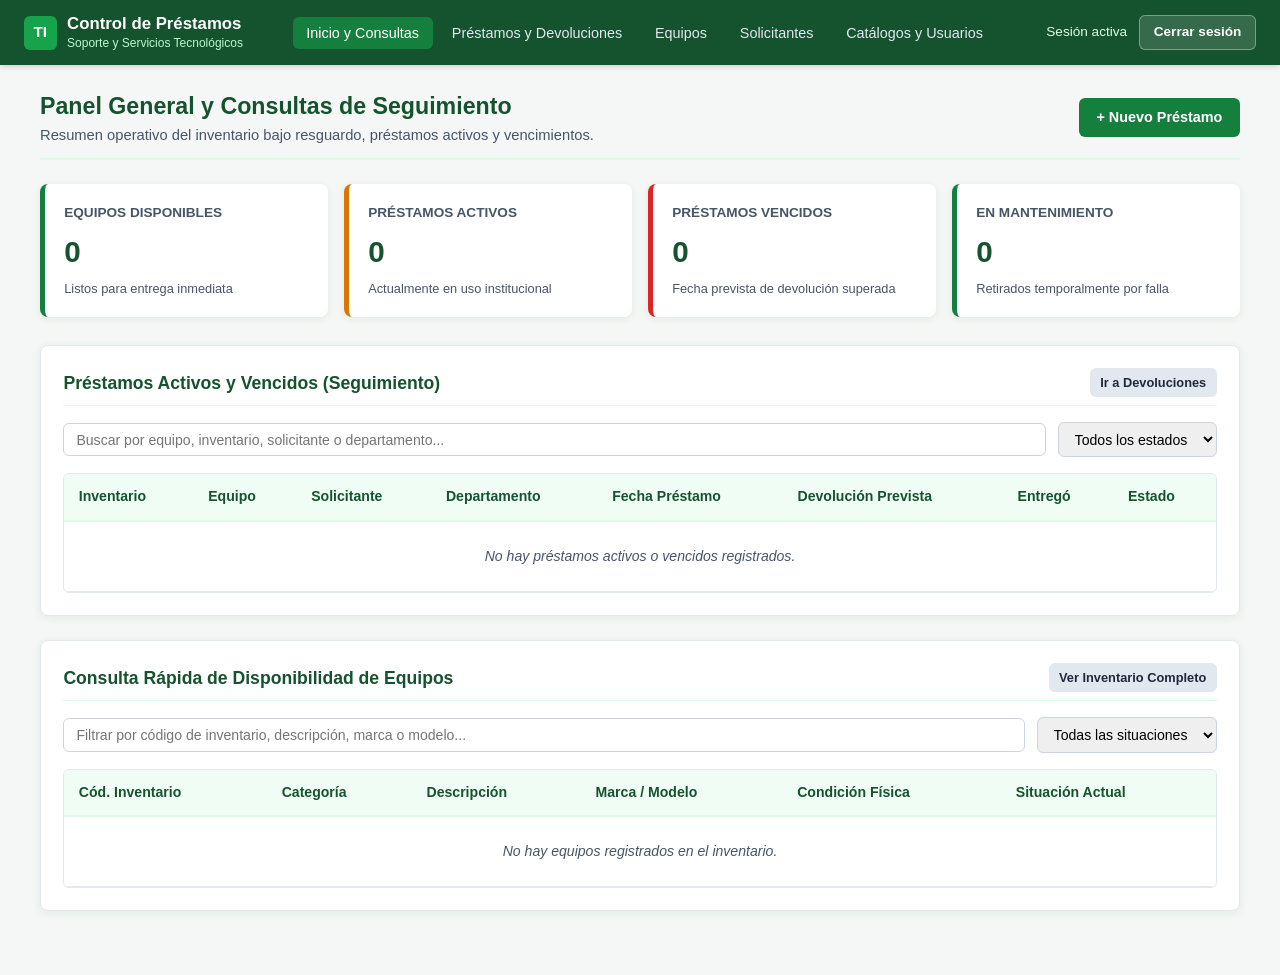
<file: index.html>
<!DOCTYPE html>
<html lang="es">
<head>
    <meta charset="UTF-8">
    <meta name="viewport" content="width=device-width, initial-scale=1.0">
    <title>Inicio | Control de Préstamos de Equipo Tecnológico</title>
    <link rel="stylesheet" href="css/estilos.css">
</head>
<body>
<header class="navbar">
    <div class="navbar-contenedor">
        <a href="index.html" class="marca">
            <span class="marca-icono">TI</span>
            <div class="marca-texto">
                <h1>Control de Préstamos</h1>
                <span>Soporte y Servicios Tecnológicos</span>
            </div>
        </a>
        <button class="btn-menu-movil" id="btnMenuMovil" aria-label="Abrir menú">&#9776; Menú</button>
        <ul class="nav-enlaces" id="navEnlaces">
            <li><a href="index.html" class="activo">Inicio y Consultas</a></li>
<li><a href="prestamos.html">Préstamos y Devoluciones</a></li>
<li><a href="equipos.html">Equipos</a></li>
<li><a href="solicitantes.html">Solicitantes</a></li>
<li><a href="catalogos.html">Catálogos y Usuarios</a></li>
        </ul>
        <div class="nav-usuario">
            <span class="usuario-activo">Sesión activa</span>
            <a href="login.html" class="btn-cerrar-sesion">Cerrar sesión</a>
        </div>
    </div>
</header>

<main class="contenedor">
    <div class="encabezado-seccion">
        <div>
            <h2>Panel General y Consultas de Seguimiento</h2>
            <p>Resumen operativo del inventario bajo resguardo, préstamos activos y vencimientos.</p>
        </div>
        <div>
            <a href="prestamos.html" class="btn btn-primario">+ Nuevo Préstamo</a>
        </div>
    </div>

    <section class="grid-kpi">
        <div class="tarjeta-kpi">
            <h3>Equipos Disponibles</h3>
            <div class="numero">0</div>
            <div class="detalle">Listos para entrega inmediata</div>
        </div>
        <div class="tarjeta-kpi alerta">
            <h3>Préstamos Activos</h3>
            <div class="numero">0</div>
            <div class="detalle">Actualmente en uso institucional</div>
        </div>
        <div class="tarjeta-kpi peligro">
            <h3>Préstamos Vencidos</h3>
            <div class="numero">0</div>
            <div class="detalle">Fecha prevista de devolución superada</div>
        </div>
        <div class="tarjeta-kpi">
            <h3>En Mantenimiento</h3>
            <div class="numero">0</div>
            <div class="detalle">Retirados temporalmente por falla</div>
        </div>
    </section>

    <!-- Consulta 3 y 4: Préstamos activos y vencidos -->
    <section class="panel">
        <div class="panel-titulo">
            <span>Préstamos Activos y Vencidos (Seguimiento)</span>
            <a href="prestamos.html" class="btn btn-secundario btn-sm">Ir a Devoluciones</a>
        </div>
        <div class="barra-filtros">
            <input type="text" placeholder="Buscar por equipo, inventario, solicitante o departamento..." data-tabla-filtro="tablaResumenPrestamos">
            <select data-tabla-estado="tablaResumenPrestamos">
                <option value="">Todos los estados</option>
                <option value="activo">Activos</option>
                <option value="vencido">Vencidos</option>
            </select>
        </div>
        <div class="tabla-contenedor">
            <table id="tablaResumenPrestamos">
                <thead>
                    <tr>
                        <th>Inventario</th>
                        <th>Equipo</th>
                        <th>Solicitante</th>
                        <th>Departamento</th>
                        <th>Fecha Préstamo</th>
                        <th>Devolución Prevista</th>
                        <th>Entregó</th>
                        <th>Estado</th>
                    </tr>
                </thead>
                <tbody>
                    <tr class="fila-vacia">
                        <td colspan="8">No hay préstamos activos o vencidos registrados.</td>
                    </tr>
                </tbody>
            </table>
        </div>
    </section>

    <!-- Consulta 1 y 2: Equipos disponibles y estado general -->
    <section class="panel">
        <div class="panel-titulo">
            <span>Consulta Rápida de Disponibilidad de Equipos</span>
            <a href="equipos.html" class="btn btn-secundario btn-sm">Ver Inventario Completo</a>
        </div>
        <div class="barra-filtros">
            <input type="text" placeholder="Filtrar por código de inventario, descripción, marca o modelo..." data-tabla-filtro="tablaResumenEquipos">
            <select data-tabla-estado="tablaResumenEquipos">
                <option value="">Todas las situaciones</option>
                <option value="disponible">Disponibles</option>
                <option value="prestado">Prestados</option>
                <option value="mantenimiento">En Mantenimiento</option>
            </select>
        </div>
        <div class="tabla-contenedor">
            <table id="tablaResumenEquipos">
                <thead>
                    <tr>
                        <th>Cód. Inventario</th>
                        <th>Categoría</th>
                        <th>Descripción</th>
                        <th>Marca / Modelo</th>
                        <th>Condición Física</th>
                        <th>Situación Actual</th>
                    </tr>
                </thead>
                <tbody>
                    <tr class="fila-vacia">
                        <td colspan="6">No hay equipos registrados en el inventario.</td>
                    </tr>
                </tbody>
            </table>
        </div>
    </section>
</main>

<script src="js/app.js"></script>
</body>
</html>
</file>
<file: css/estilos.css>
/* ==========================================================================
   Sistema de Registro y Control de Préstamos de Equipo Tecnológico
   Avance 2: Frontend Responsivo (Paleta Verde Institucional)
   ========================================================================== */

:root {
    --verde-oscuro: #14532d;
    --verde-principal: #15803d;
    --verde-medio: #16a34a;
    --verde-claro: #dcfce7;
    --verde-suave: #f0fdf4;
    --fondo-pagina: #f4f7f5;
    --blanco: #ffffff;
    --texto-principal: #1e293b;
    --texto-secundario: #475569;
    --borde: #cbd5e1;
    --sombra: 0 2px 8px rgba(20, 83, 45, 0.08);
    --radio: 8px;

    /* Estados */
    --estado-disp-bg: #dcfce7;
    --estado-disp-txt: #166534;
    --estado-prest-bg: #fef3c7;
    --estado-prest-txt: #92400e;
    --estado-mant-bg: #fee2e2;
    --estado-mant-txt: #991b1b;
    --estado-baja-bg: #e2e8f0;
    --estado-baja-txt: #334155;
}

* {
    box-sizing: border-box;
    margin: 0;
    padding: 0;
}

body {
    font-family: 'Segoe UI', Roboto, Helvetica, Arial, sans-serif;
    background-color: var(--fondo-pagina);
    color: var(--texto-principal);
    line-height: 1.5;
    min-height: 100vh;
    display: flex;
    flex-direction: column;
}

/* Navegación superior */
.navbar {
    background-color: var(--verde-oscuro);
    color: var(--blanco);
    padding: 0.85rem 1.5rem;
    box-shadow: 0 2px 6px rgba(0, 0, 0, 0.15);
    position: sticky;
    top: 0;
    z-index: 100;
}

.navbar-contenedor {
    max-width: 1240px;
    margin: 0 auto;
    display: flex;
    align-items: center;
    justify-content: space-between;
    flex-wrap: wrap;
    gap: 1rem;
}

.marca {
    display: flex;
    align-items: center;
    gap: 0.65rem;
    text-decoration: none;
    color: var(--blanco);
}

.marca-icono {
    background-color: var(--verde-medio);
    color: var(--blanco);
    font-weight: 700;
    padding: 0.35rem 0.6rem;
    border-radius: 6px;
    font-size: 0.95rem;
}

.marca-texto h1 {
    font-size: 1.05rem;
    font-weight: 700;
    line-height: 1.2;
}

.marca-texto span {
    font-size: 0.75rem;
    color: #bbf7d0;
    display: block;
}

.btn-menu-movil {
    display: none;
    background: transparent;
    border: 1px solid #86efac;
    color: var(--blanco);
    padding: 0.4rem 0.7rem;
    border-radius: 6px;
    font-size: 1rem;
    cursor: pointer;
}

.nav-enlaces {
    display: flex;
    list-style: none;
    gap: 0.35rem;
    align-items: center;
}

.nav-enlaces a {
    color: #e2e8f0;
    text-decoration: none;
    padding: 0.5rem 0.85rem;
    border-radius: 6px;
    font-size: 0.9rem;
    font-weight: 500;
    transition: background-color 0.2s, color 0.2s;
}

.nav-enlaces a:hover,
.nav-enlaces a.activo {
    background-color: var(--verde-principal);
    color: var(--blanco);
}

.nav-usuario {
    display: flex;
    align-items: center;
    gap: 0.75rem;
    font-size: 0.85rem;
}

.usuario-activo {
    color: #dcfce7;
    font-weight: 500;
}

.btn-cerrar-sesion {
    background-color: rgba(255, 255, 255, 0.14);
    color: var(--blanco);
    border: 1px solid rgba(255, 255, 255, 0.35);
    padding: 0.4rem 0.85rem;
    border-radius: 6px;
    font-size: 0.85rem;
    font-weight: 600;
    text-decoration: none;
    transition: background-color 0.2s, border-color 0.2s;
}

.btn-cerrar-sesion:hover {
    background-color: #b91c1c;
    border-color: #fca5a5;
    color: var(--blanco);
}

/* Contenedor principal */
.contenedor {
    max-width: 1240px;
    width: 100%;
    margin: 1.5rem auto 2.5rem auto;
    padding: 0 1.25rem;
    flex: 1;
}

.encabezado-seccion {
    display: flex;
    justify-content: space-between;
    align-items: center;
    flex-wrap: wrap;
    gap: 1rem;
    margin-bottom: 1.5rem;
    border-bottom: 2px solid var(--verde-claro);
    padding-bottom: 0.75rem;
}

.encabezado-seccion h2 {
    color: var(--verde-oscuro);
    font-size: 1.45rem;
}

.encabezado-seccion p {
    color: var(--texto-secundario);
    font-size: 0.92rem;
}

/* Tarjetas KPI */
.grid-kpi {
    display: grid;
    grid-template-columns: repeat(auto-fit, minmax(220px, 1fr));
    gap: 1rem;
    margin-bottom: 1.75rem;
}

.tarjeta-kpi {
    background: var(--blanco);
    border-radius: var(--radio);
    padding: 1.2rem;
    box-shadow: var(--sombra);
    border-left: 5px solid var(--verde-principal);
}

.tarjeta-kpi.alerta {
    border-left-color: #d97706;
}

.tarjeta-kpi.peligro {
    border-left-color: #dc2626;
}

.tarjeta-kpi h3 {
    font-size: 0.85rem;
    text-transform: uppercase;
    color: var(--texto-secundario);
    margin-bottom: 0.4rem;
}

.tarjeta-kpi .numero {
    font-size: 1.85rem;
    font-weight: 700;
    color: var(--verde-oscuro);
}

.tarjeta-kpi .detalle {
    font-size: 0.8rem;
    color: var(--texto-secundario);
    margin-top: 0.25rem;
}

/* Tarjetas generales y formularios */
.panel {
    background: var(--blanco);
    border-radius: var(--radio);
    padding: 1.4rem;
    box-shadow: var(--sombra);
    margin-bottom: 1.5rem;
    border: 1px solid #e2e8f0;
}

.panel-titulo {
    font-size: 1.1rem;
    font-weight: 700;
    color: var(--verde-oscuro);
    margin-bottom: 1rem;
    padding-bottom: 0.5rem;
    border-bottom: 1px solid var(--verde-claro);
    display: flex;
    justify-content: space-between;
    align-items: center;
    flex-wrap: wrap;
    gap: 0.5rem;
}

.grid-dos-columnas {
    display: grid;
    grid-template-columns: 1fr 1fr;
    gap: 1.5rem;
}

.form-grid {
    display: grid;
    grid-template-columns: repeat(auto-fit, minmax(220px, 1fr));
    gap: 1rem;
}

.campo {
    display: flex;
    flex-direction: column;
    gap: 0.35rem;
}

.campo.ancho-completo {
    grid-column: 1 / -1;
}

.campo label {
    font-size: 0.86rem;
    font-weight: 600;
    color: var(--texto-principal);
}

.campo input,
.campo select,
.campo textarea {
    padding: 0.55rem 0.75rem;
    border: 1px solid var(--borde);
    border-radius: 6px;
    font-size: 0.92rem;
    font-family: inherit;
    background-color: var(--blanco);
    transition: border-color 0.2s, box-shadow 0.2s;
}

.campo input:focus,
.campo select:focus,
.campo textarea:focus {
    outline: none;
    border-color: var(--verde-principal);
    box-shadow: 0 0 0 3px rgba(21, 128, 61, 0.15);
}

.campo select:disabled,
.campo input:disabled {
    background-color: #f1f5f9;
    color: #64748b;
    cursor: not-allowed;
}

.nota-campo {
    font-size: 0.78rem;
    color: #92400e;
    display: none;
}

.nota-campo.visible {
    display: block;
}

.campo-check {
    display: flex;
    align-items: center;
    gap: 0.5rem;
    margin-top: 0.5rem;
    font-size: 0.9rem;
}

.acciones-form {
    margin-top: 1.15rem;
    display: flex;
    gap: 0.75rem;
    flex-wrap: wrap;
}

/* Selector desplegable de equipo existente en equipos.html */
.selector-equipo-box {
    background-color: var(--verde-suave);
    border: 1px solid var(--verde-claro);
    border-radius: 6px;
    padding: 0.9rem 1rem;
    margin-bottom: 1.25rem;
}

/* Botones */
.btn {
    display: inline-flex;
    align-items: center;
    justify-content: center;
    gap: 0.4rem;
    padding: 0.55rem 1.1rem;
    border: none;
    border-radius: 6px;
    font-size: 0.9rem;
    font-weight: 600;
    cursor: pointer;
    text-decoration: none;
    transition: background-color 0.2s, transform 0.1s;
}

.btn:active {
    transform: scale(0.99);
}

.btn-primario {
    background-color: var(--verde-principal);
    color: var(--blanco);
}

.btn-primario:hover {
    background-color: var(--verde-oscuro);
}

.btn-secundario {
    background-color: #e2e8f0;
    color: var(--texto-principal);
}

.btn-secundario:hover {
    background-color: #cbd5e1;
}

.btn-advertencia {
    background-color: #fef3c7;
    color: #92400e;
    border: 1px solid #fcd34d;
}

.btn-advertencia:hover {
    background-color: #fde68a;
}

.btn-peligro {
    background-color: #fee2e2;
    color: #991b1b;
    border: 1px solid #fca5a5;
}

.btn-peligro:hover {
    background-color: #fecaca;
}

.btn-sm {
    padding: 0.3rem 0.65rem;
    font-size: 0.8rem;
}

/* Barra de filtros */
.barra-filtros {
    display: flex;
    gap: 0.75rem;
    flex-wrap: wrap;
    margin-bottom: 1rem;
    align-items: center;
}

.barra-filtros input,
.barra-filtros select {
    padding: 0.48rem 0.75rem;
    border: 1px solid var(--borde);
    border-radius: 6px;
    font-size: 0.88rem;
}

.barra-filtros input {
    flex: 1;
    min-width: 220px;
}

/* Tablas responsivas */
.tabla-contenedor {
    width: 100%;
    overflow-x: auto;
    border-radius: 6px;
    border: 1px solid #e2e8f0;
}

table {
    width: 100%;
    border-collapse: collapse;
    font-size: 0.88rem;
    text-align: left;
}

thead {
    background-color: var(--verde-suave);
    color: var(--verde-oscuro);
    border-bottom: 2px solid var(--verde-claro);
}

th, td {
    padding: 0.75rem 0.9rem;
    border-bottom: 1px solid #e2e8f0;
    white-space: nowrap;
}

tbody tr:hover {
    background-color: #f8fafc;
}

.fila-vacia td {
    text-align: center;
    color: var(--texto-secundario);
    padding: 1.5rem 1rem;
    font-style: italic;
}

/* Etiquetas de estado (Badges) */
.badge {
    display: inline-block;
    padding: 0.22rem 0.6rem;
    border-radius: 999px;
    font-size: 0.76rem;
    font-weight: 700;
    text-transform: uppercase;
}

.badge-disponible, .badge-devuelto {
    background-color: var(--estado-disp-bg);
    color: var(--estado-disp-txt);
}

.badge-prestado, .badge-activo {
    background-color: var(--estado-prest-bg);
    color: var(--estado-prest-txt);
}

.badge-mantenimiento, .badge-vencido {
    background-color: var(--estado-mant-bg);
    color: var(--estado-mant-txt);
}

.badge-baja {
    background-color: var(--estado-baja-bg);
    color: var(--estado-baja-txt);
}

/* Vista de Login (Inicio de sesión independiente) */
.login-pagina {
    justify-content: center;
    align-items: center;
    background: linear-gradient(135deg, #14532d 0%, #166534 55%, #15803d 100%);
    padding: 1.5rem;
}

.login-contenedor {
    width: 100%;
    max-width: 420px;
}

.login-cabecera {
    text-align: center;
    margin-bottom: 1.25rem;
    color: var(--blanco);
}

.login-cabecera .marca-icono {
    display: inline-block;
    font-size: 1.15rem;
    padding: 0.45rem 0.8rem;
    margin-bottom: 0.6rem;
}

.login-cabecera h1 {
    font-size: 1.35rem;
    font-weight: 700;
}

.login-cabecera p {
    font-size: 0.85rem;
    color: #bbf7d0;
}

/* Responsividad móvil */
@media (max-width: 860px) {
    .grid-dos-columnas {
        grid-template-columns: 1fr;
    }

    .btn-menu-movil {
        display: block;
    }

    .nav-enlaces {
        display: none;
        width: 100%;
        flex-direction: column;
        align-items: stretch;
        padding-top: 0.5rem;
    }

    .nav-enlaces.abierto {
        display: flex;
    }

    .nav-usuario {
        width: 100%;
        justify-content: space-between;
        padding-top: 0.5rem;
        border-top: 1px solid rgba(255, 255, 255, 0.15);
    }
}
</file>
